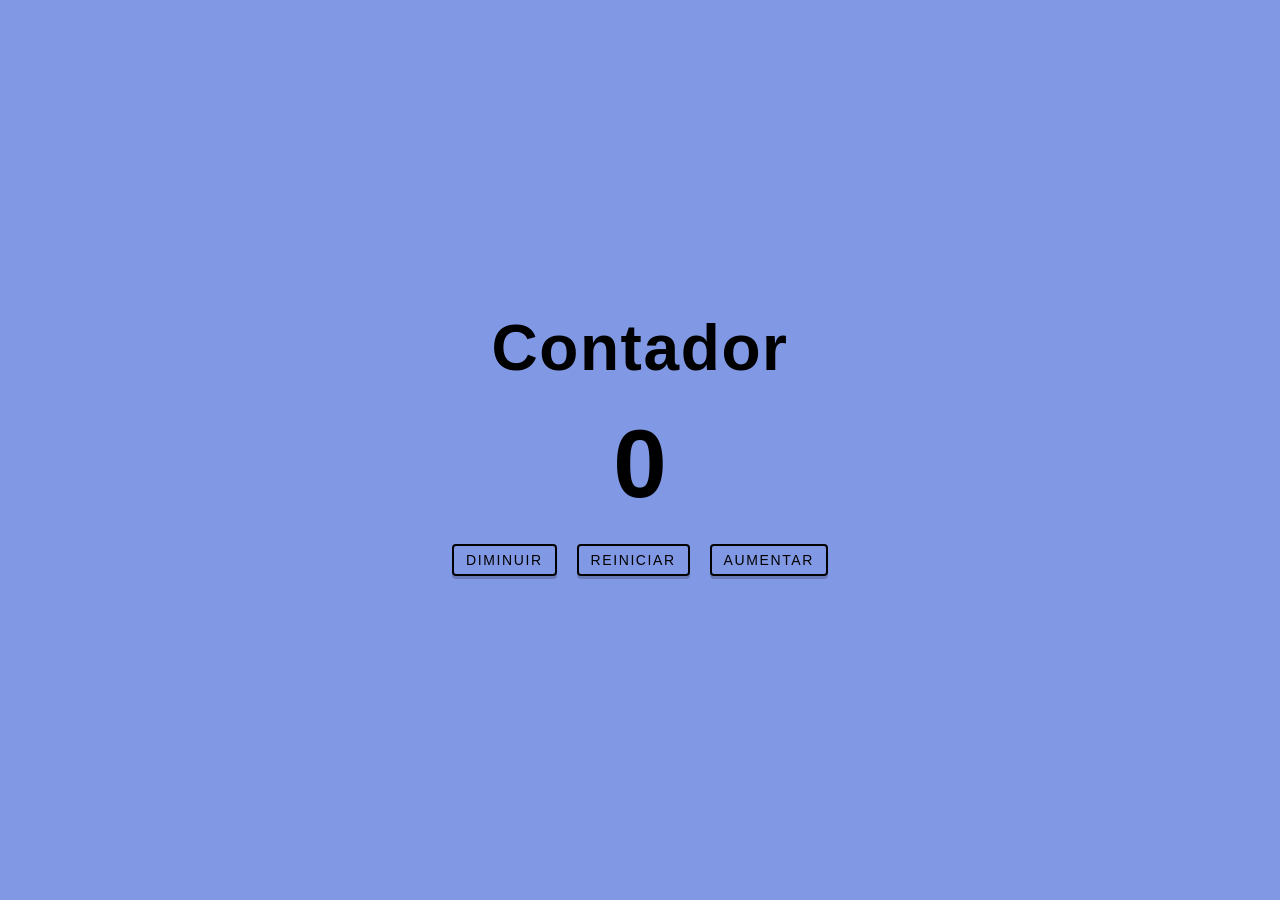
<file: Contador basico/index.html>
<!DOCTYPE html>
<html>
  <head> 
    <title>contador</title>
    <link rel="stylesheet" href="estilo.css">
  </head>
    <body> 
      <main>
         <div class="container"> 
            <h1>Contador</h1>
            <span id="valor">0</span>
            <div class="container-botoes">
                <button class="botao diminuir">Diminuir</button>
                <button class="botao reiniciar">Reiniciar</button>
                <button class="botao aumentar">Aumentar</button>
             </div>
        </div>
    </main>
    <script src="script.js"></script>
  </body>
</html>
</file>
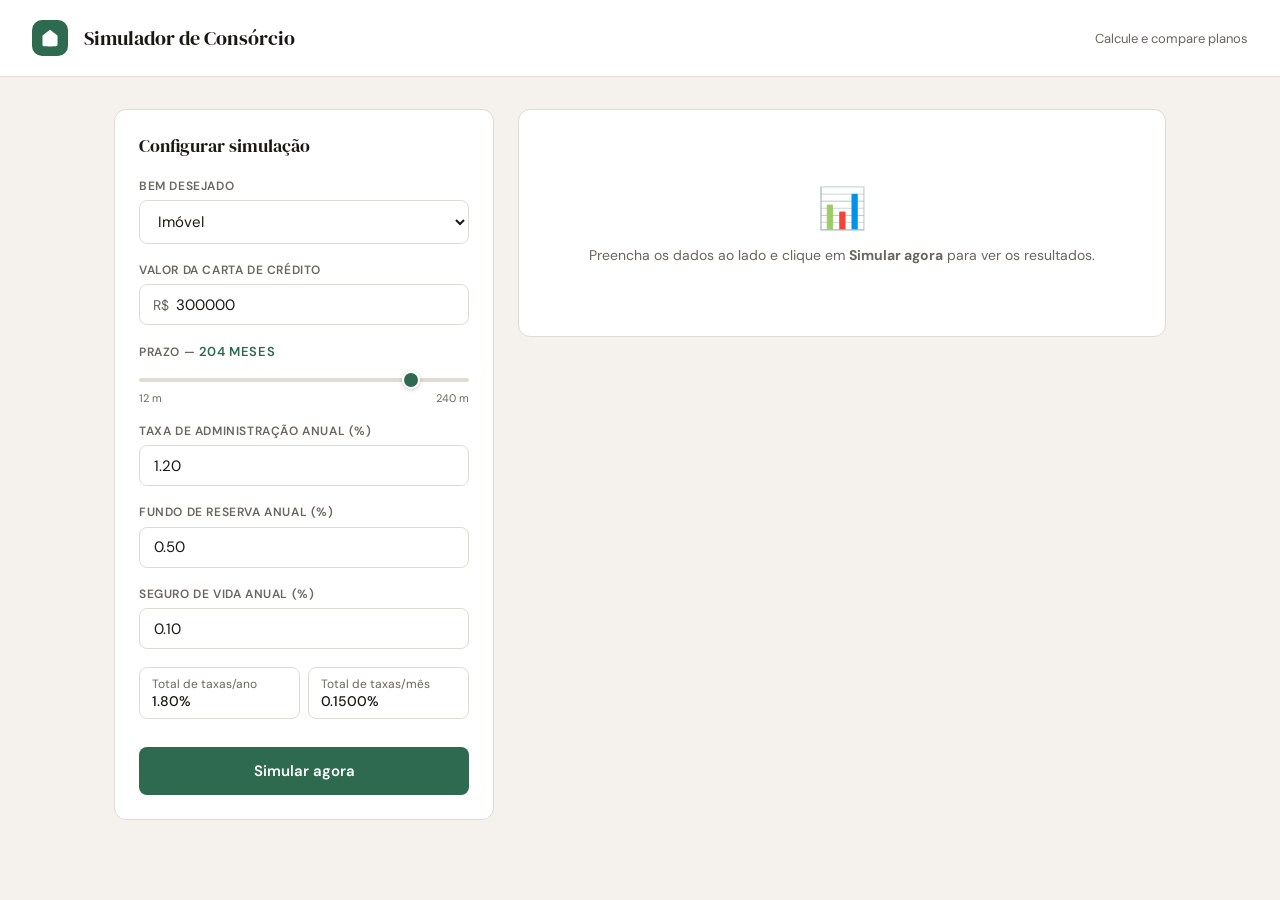
<file: simulador-consorcio/index.html>
<!DOCTYPE html>
<html lang="pt-BR">
<head>
  <meta charset="UTF-8" />
  <meta name="viewport" content="width=device-width, initial-scale=1.0" />
  <title>Simulador de Consórcio</title>
  <link href="https://fonts.googleapis.com/css2?family=DM+Serif+Display:ital@0;1&family=DM+Sans:wght@300;400;500;600&display=swap" rel="stylesheet" />
  <link rel="stylesheet" href="style.css" />
</head>
<body>

<header>
  <div class="logo-mark">
    <svg viewBox="0 0 24 24"><path d="M3 9l9-7 9 7v11a2 2 0 0 1-2 2H5a2 2 0 0 1-2-2z"/><polyline points="9 22 9 12 15 12 15 22"/></svg>
  </div>
  <h1>Simulador de Consórcio</h1>
  <span>Calcule e compare planos</span>
</header>

<div class="container">

  
  <div class="panel">
    <p class="panel-title">Configurar simulação</p>

    <div class="field">
      <label>Bem desejado</label>
      <select id="tipo" onchange="aplicarDefaults()">
        <option value="imovel">Imóvel</option>
        <option value="auto">Automóvel</option>
        <option value="moto">Motocicleta</option>
        <option value="servico">Serviço / Outros</option>
      </select>
    </div>

    <div class="field">
      <label>Valor da carta de crédito</label>
      <div class="prefix-wrap">
        <span>R$</span>
        <input type="number" id="valor" value="300000" min="5000" step="1000" oninput="sincValor()" />
      </div>
    </div>

    <div class="field">
      <label>Prazo — <span class="range-value" id="prazo-out">200 meses</span></label>
      <input type="range" id="prazo" min="12" max="240" step="12" value="200" oninput="sincPrazo()" />
      <div class="range-labels"><span>12 m</span><span>240 m</span></div>
    </div>

    <div class="field">
      <label>Taxa de administração anual (%)</label>
      <input type="number" id="taxa-adm" value="1.20" min="0.1" max="5" step="0.1" oninput="atualizarTaxaLabel()" />
    </div>

    <div class="field">
      <label>Fundo de reserva anual (%)</label>
      <input type="number" id="taxa-res" value="0.50" min="0" max="2" step="0.1" oninput="atualizarTaxaLabel()" />
    </div>

    <div class="field">
      <label>Seguro de vida anual (%)</label>
      <input type="number" id="taxa-seg" value="0.10" min="0" max="1" step="0.05" oninput="atualizarTaxaLabel()" />
    </div>

    <div class="taxa-group">
      <div class="taxa-item">Total de taxas/ano<strong id="taxa-total-label">1,80%</strong></div>
      <div class="taxa-item">Total de taxas/mês<strong id="taxa-mes-label">0,1500%</strong></div>
    </div>

    <button class="btn" onclick="simular()">Simular agora</button>
  </div>

 
  <div class="results" id="results">
    <div class="panel">
      <div class="empty">
        <div class="empty-icon">📊</div>
        <p>Preencha os dados ao lado e clique em <strong>Simular agora</strong> para ver os resultados.</p>
      </div>
    </div>
  </div>

</div>

<script src="app.js"></script>
</body>
</html>
</file>
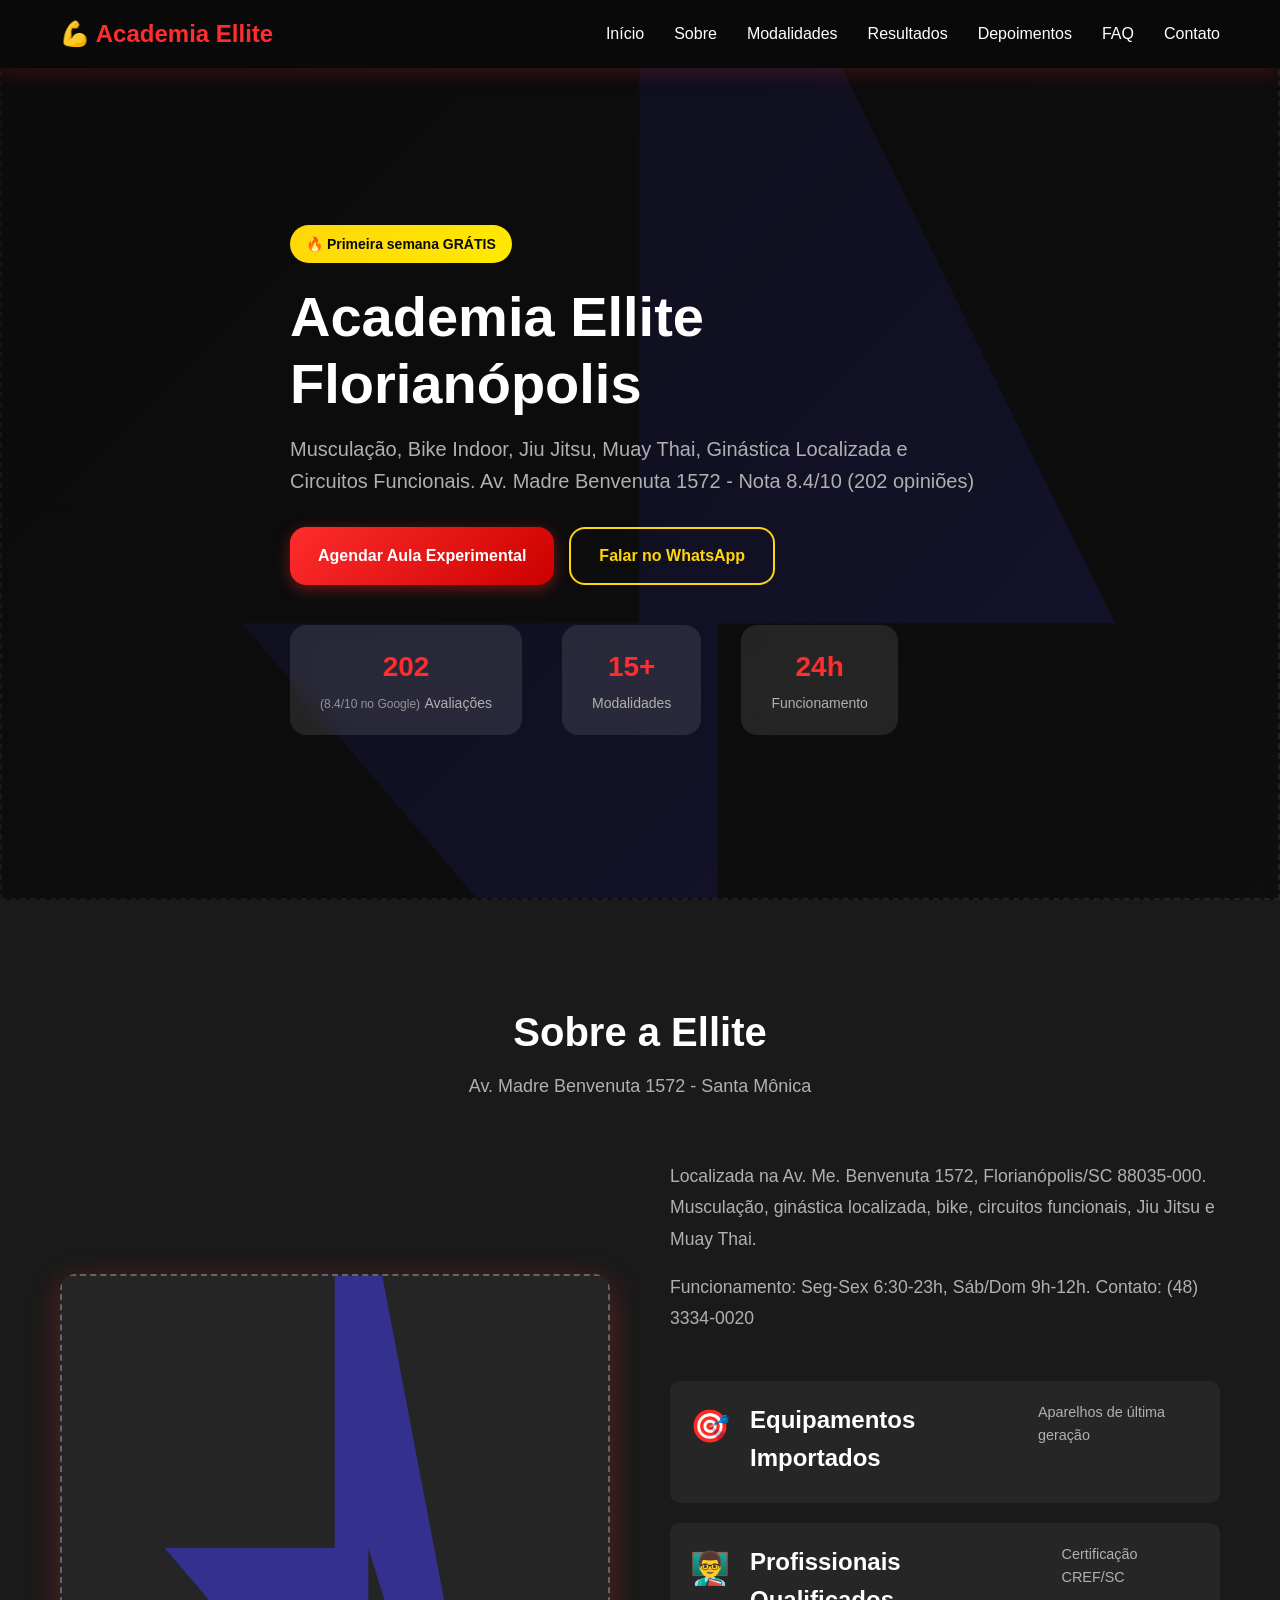
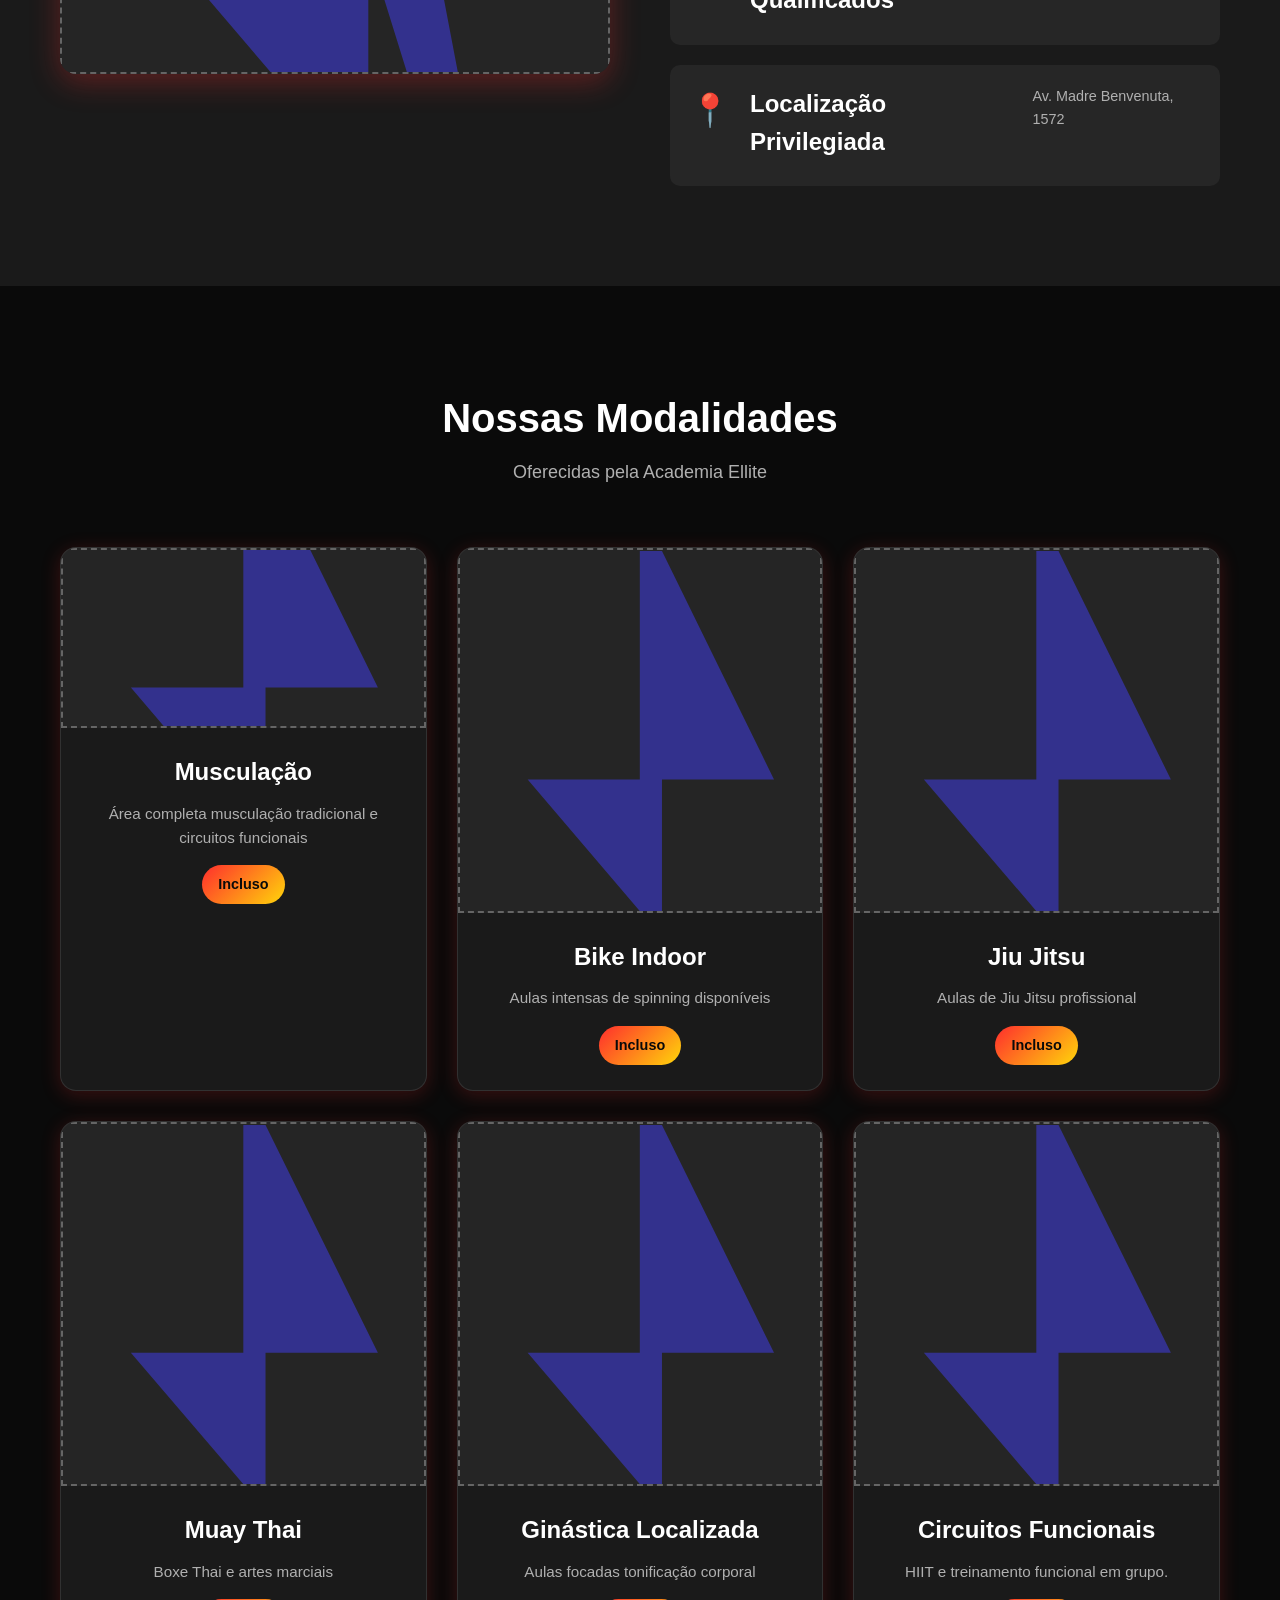
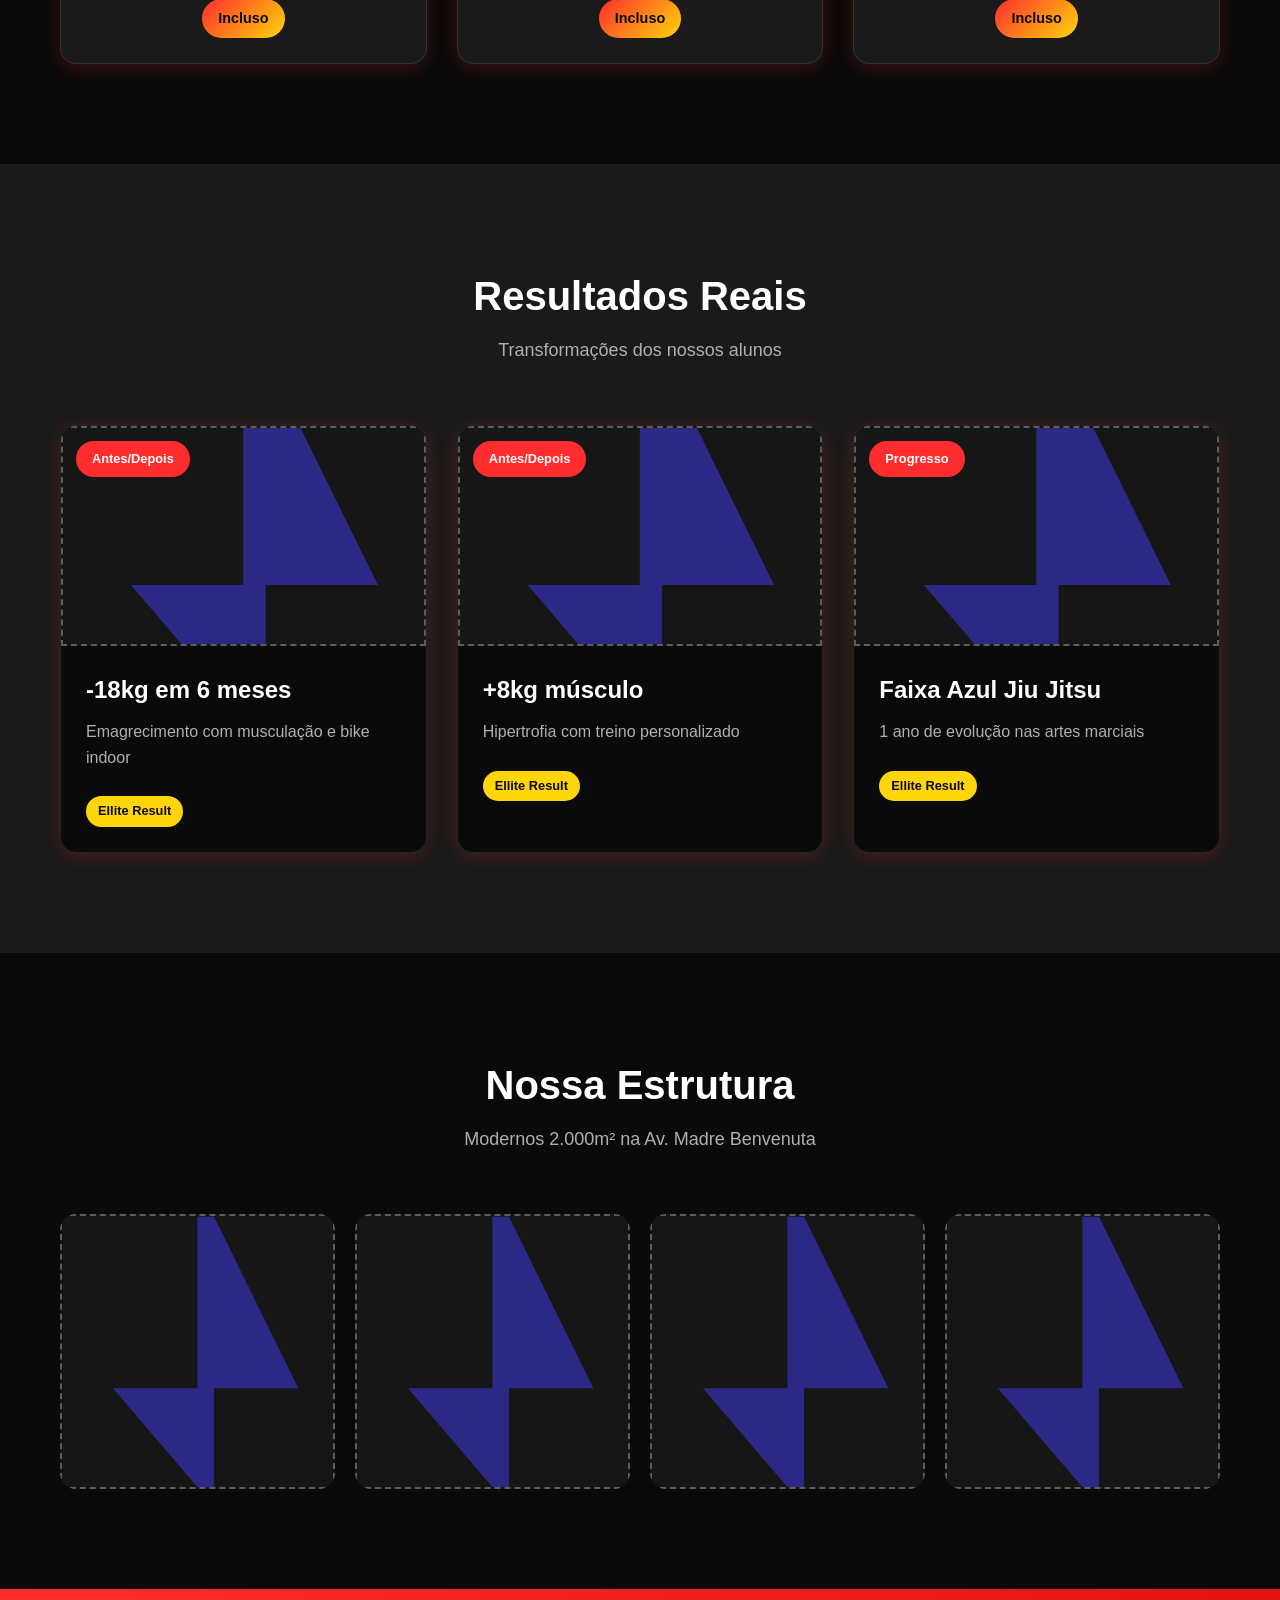
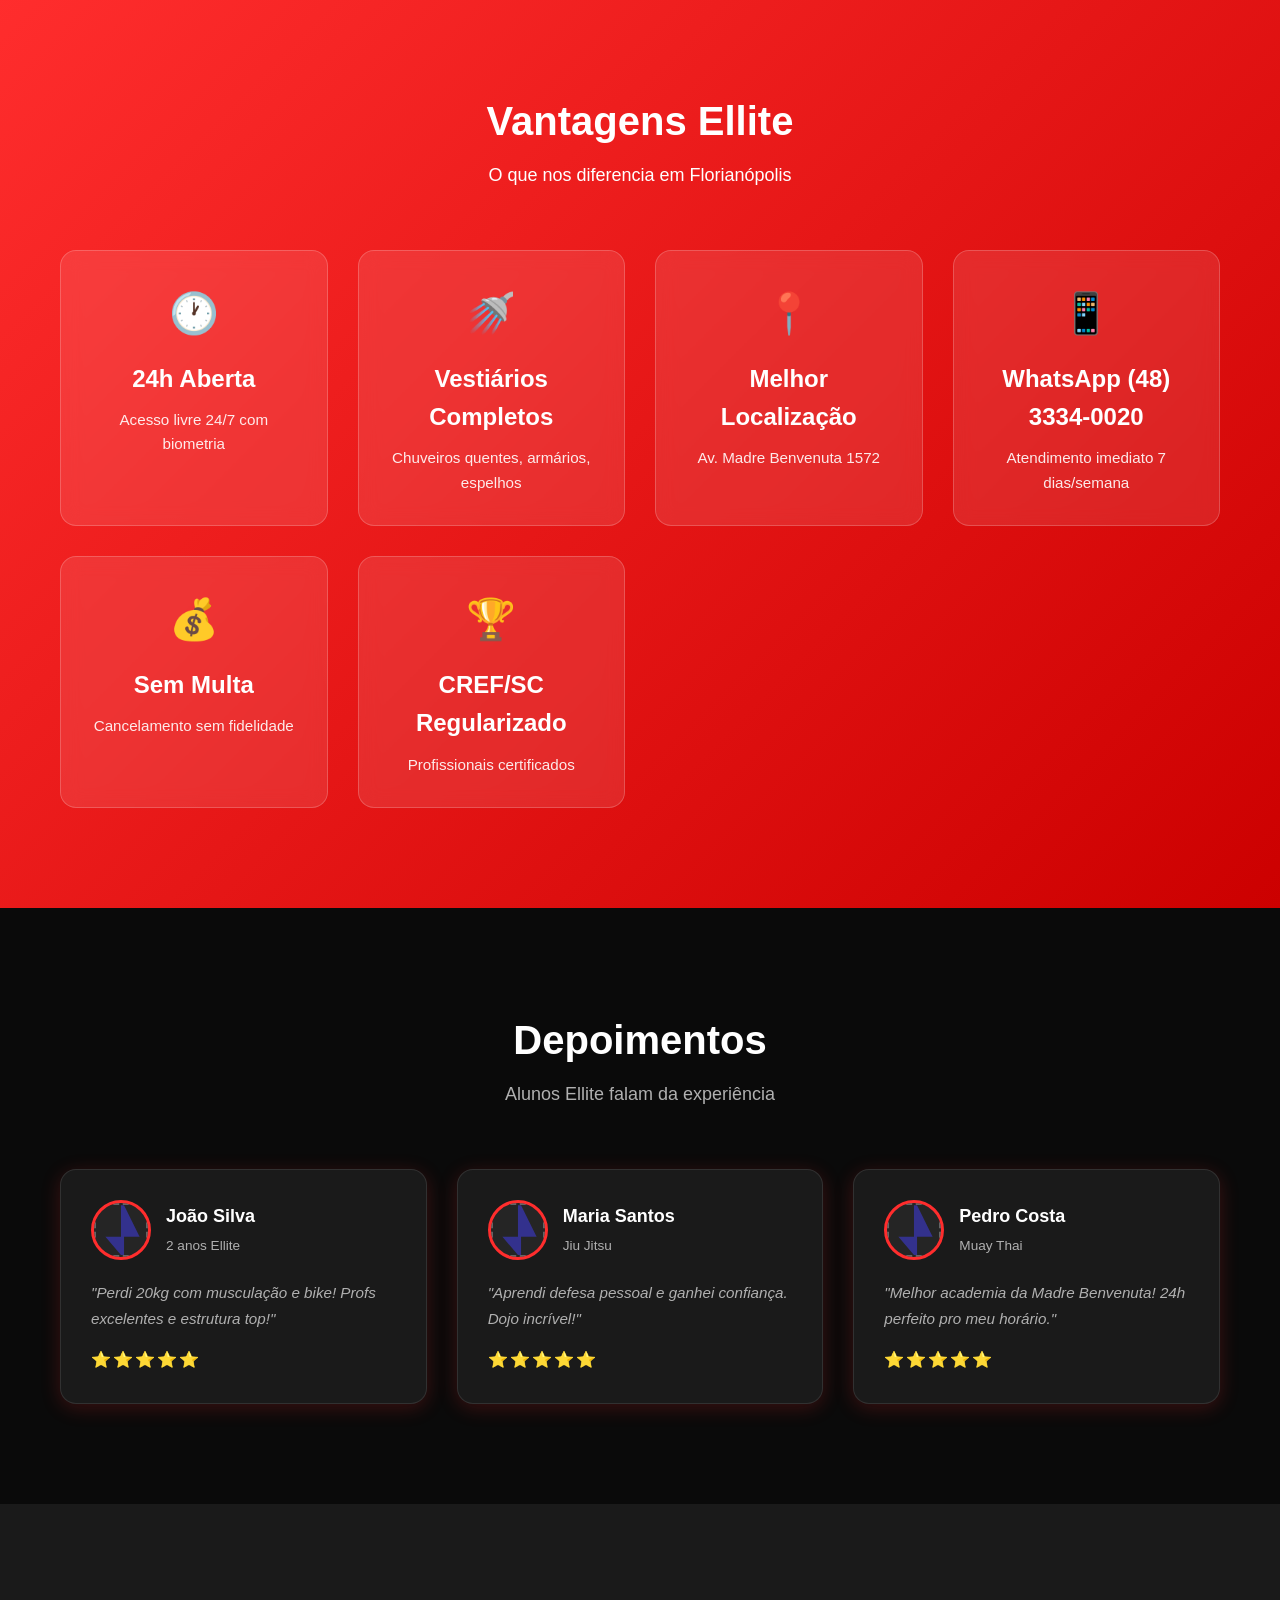
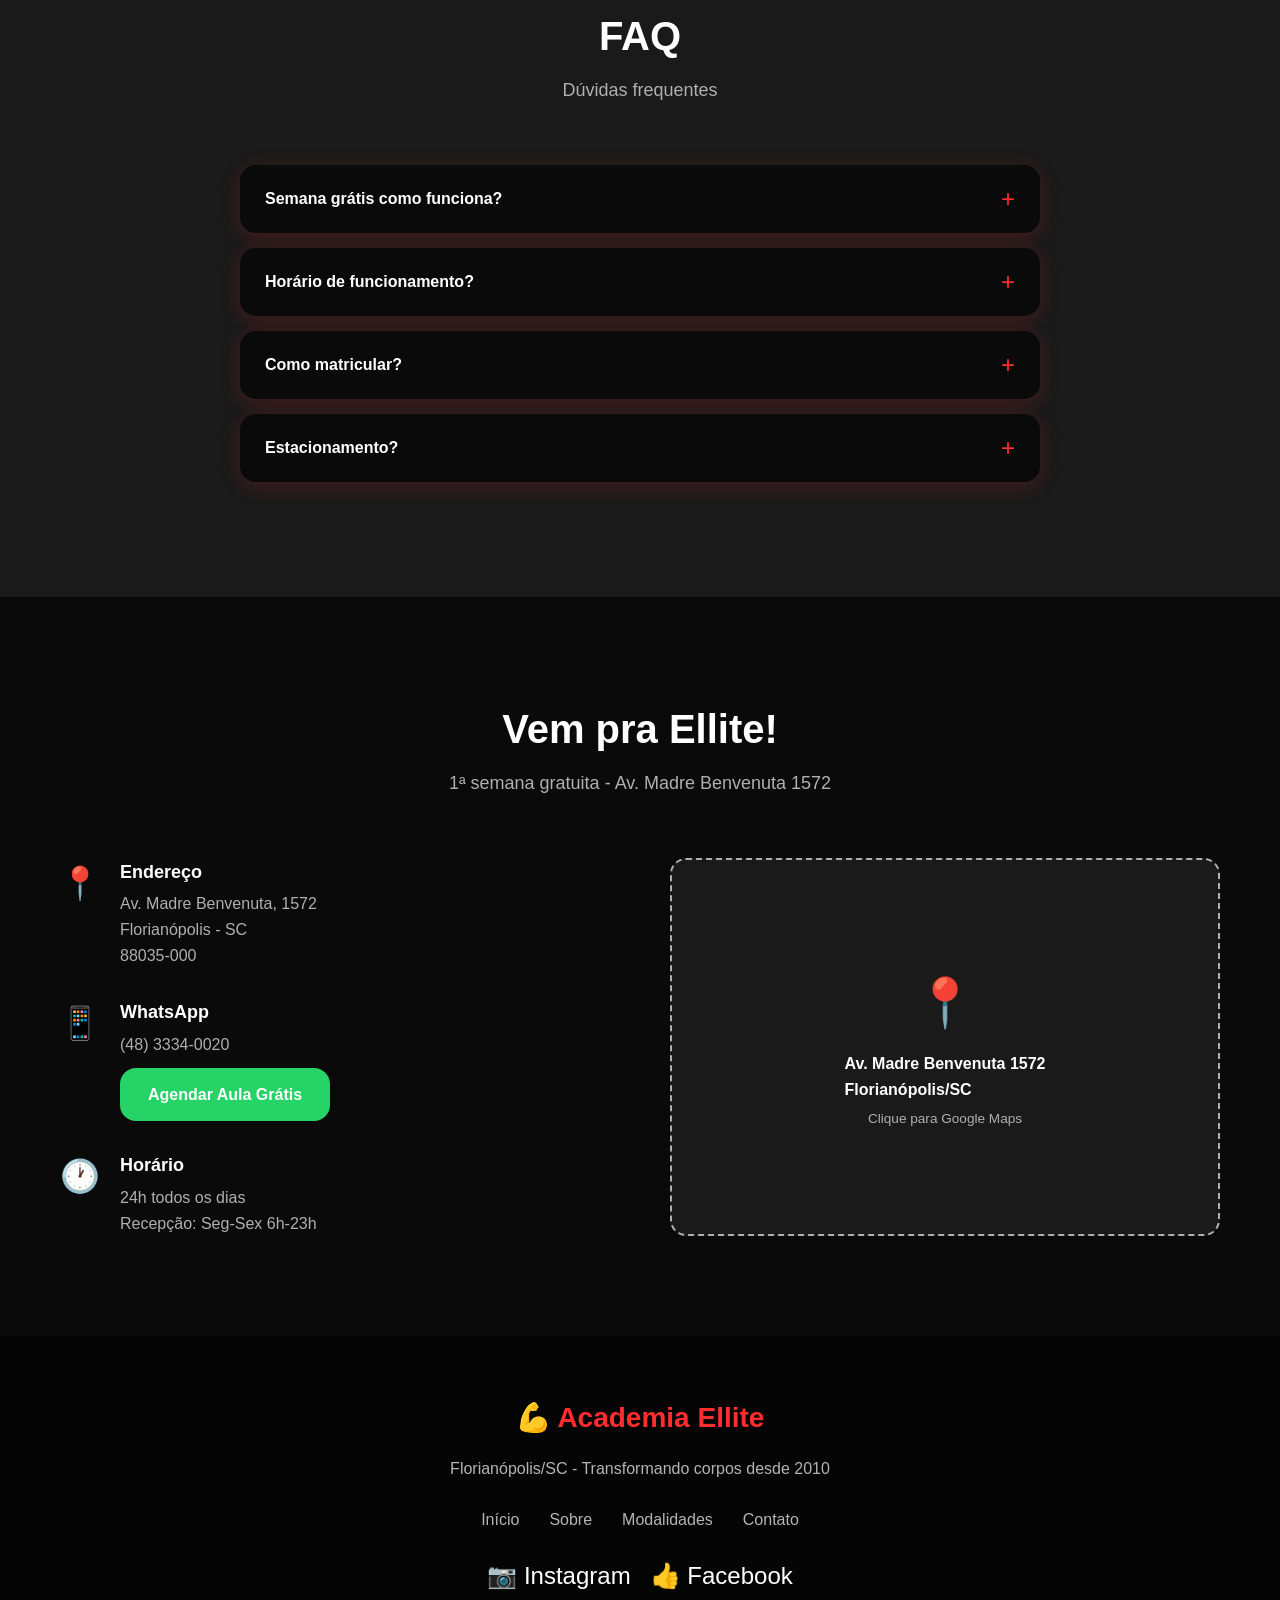
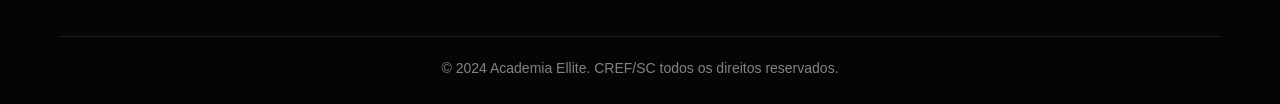
<file: Site-Academia/index.html>
<!DOCTYPE html>
<html lang="pt-BR">

<head>
    <meta charset="UTF-8">
    <meta name="viewport" content="width=device-width, initial-scale=1.0">
    <meta name="description"
        content="Academia Ellite em Florianópolis - Musculação, ginástica localizada, bike, circuitos funcionais, Jiu Jitsu e Muay Thai. Ótima localização na Av. Madre Benvenuta!">
    <title>Academia Ellite Florianópolis | Musculação Bike Jiu Jitsu Muay Thai</title>
    <link rel="stylesheet" href="style.css">
</head>

<body>
    <header class="header" id="header">
        <div class="container">
            <nav class="nav">
                <a href="#inicio" class="logo">💪 Academia Ellite</a>
                <button class="nav-toggle" id="navToggle" aria-label="Abrir menu">
                    <span></span><span></span><span></span>
                </button>
                <ul class="nav-menu" id="navMenu">
                    <li><a href="#inicio">Início</a></li>
                    <li><a href="#sobre">Sobre</a></li>
                    <li><a href="#servicos">Modalidades</a></li>
                    <li><a href="#destaques">Resultados</a></li>
                    <li><a href="#depoimentos">Depoimentos</a></li>
                    <li><a href="#faq">FAQ</a></li>
                    <li><a href="#contato">Contato</a></li>
                </ul>
            </nav>
        </div>
    </header>

    <section class="hero" id="inicio">
        <div class="hero-background">
            <img src="https://cdns3.fitfit.fitness/br/media/items/originals/5690-Academia-Ellite-cM9sz.jpg"
                alt="Fachada da Academia Ellite - Av. Madre Benvenuta 1572, Florianópolis" class="hero-bg-image"
                loading="lazy"
                onerror="this.style.opacity='0.5'; this.src='[data-uri]'">
            <div class="hero-overlay"></div>
        </div>
        <div class="container">
            <div class="hero-content">
                <div class="hero-badge">🔥 Primeira semana GRÁTIS</div>
                <h1>Academia Ellite Florianópolis</h1>
                <p class="hero-subtitle">Musculação, Bike Indoor, Jiu Jitsu, Muay Thai, Ginástica Localizada e Circuitos
                    Funcionais. Av. Madre Benvenuta 1572 - Nota 8.4/10 (202 opiniões)</p>
                <div class="hero-buttons">
                    <a href="#contato" class="btn btn-primary">Agendar Aula Experimental</a>
                    <a href="https://wa.me/554833340020" class="btn btn-secondary" target="_blank"
                        rel="noopener noreferrer">Falar no WhatsApp</a>
                </div>
                <div class="hero-stats">
                    <div class="stat">
                        <span class="stat-number">202</span><span class="stat-label"
                            style="font-size:0.75rem; opacity:0.8;"> (8.4/10 no Google)</span>
                        <span class="stat-label">Avaliações</span>
                    </div>
                    <div class="stat">
                        <span class="stat-number">15+</span>
                        <span class="stat-label">Modalidades</span>
                    </div>
                    <div class="stat">
                        <span class="stat-number">24h</span>
                        <span class="stat-label">Funcionamento</span>
                    </div>
                </div>
            </div>
        </div>
    </section>

    <section class="sobre" id="sobre">
        <div class="container">
            <div class="section-header">
                <h2>Sobre a Ellite</h2>
                <p>Av. Madre Benvenuta 1572 - Santa Mônica</p>
            </div>
            <div class="sobre-content">
                <div class="sobre-image">
                    <img src="https://cdns3.fitfit.fitness/br/media/items/originals/5690-Academia-Ellite-cM9sz.jpg"
                        alt="Interior da Academia Ellite Florianópolis" class="sobre-img" loading="lazy"
                        onerror="this.style.opacity='0.5'; this.src='[data-uri]'">
                </div>
                <div class="sobre-text-content">
                    <div class="sobre-text">
                        <p>Localizada na Av. Me. Benvenuta 1572, Florianópolis/SC 88035-000. Musculação, ginástica
                            localizada, bike, circuitos funcionais, Jiu Jitsu e Muay Thai.</p>
                        <p>Funcionamento: Seg-Sex 6:30-23h, Sáb/Dom 9h-12h. Contato: (48) 3334-0020</p>
                    </div>
                    <div class="sobre-features">
                        <div class="feature">
                            <div class="feature-icon">🎯</div>
                            <h3>Equipamentos Importados</h3>
                            <p>Aparelhos de última geração</p>
                        </div>
                        <div class="feature">
                            <div class="feature-icon">👨‍🏫</div>
                            <h3>Profissionais Qualificados</h3>
                            <p>Certificação CREF/SC</p>
                        </div>
                        <div class="feature">
                            <div class="feature-icon">📍</div>
                            <h3>Localização Privilegiada</h3>
                            <p>Av. Madre Benvenuta, 1572</p>
                        </div>
                    </div>
                </div>
            </div>
        </div>
    </section>

    <section class="servicos" id="servicos">
        <div class="container">
            <div class="section-header">
                <h2>Nossas Modalidades</h2>
                <p>Oferecidas pela Academia Ellite</p>
            </div>
            <div class="servicos-grid">
                <div class="servico-card">
                    <div class="servico-image">
                        <img src="https://images.unsplash.com/photo-1581009146145-b5ef050c149a?w=400&q=80"
                            alt="Musculação na Academia Ellite" loading="lazy"
                            onerror="this.style.opacity='0.5'; this.src='[data-uri]'">
                    </div>
                    <div class="servico-content">
                        <h3>Musculação</h3>
                        <p>Área completa musculação tradicional e circuitos funcionais</p>
                        <span class="preco">Incluso</span>
                    </div>
                </div>
                <div class="servico-card">
                    <img src="https://images.unsplash.com/photo-1520877880798-5ee004e3f11e?w=400&q=80"
                        alt="Bike Indoor Ellite" loading="lazy"
                        onerror="this.style.opacity='0.5'; this.src='[data-uri]'">
                    <div class="servico-content">
                        <h3>Bike Indoor</h3>
                        <p>Aulas intensas de spinning disponíveis</p>
                        <span class="preco">Incluso</span>
                    </div>
                </div>
                <div class="servico-card">
                    <img src="https://images.unsplash.com/photo-1549719386-74dfcbf7dbed?w=400&q=80"
                        alt="Jiu Jitsu na Ellite" loading="lazy"
                        onerror="this.style.opacity='0.5'; this.src='[data-uri]'">
                    <div class="servico-content">
                        <h3>Jiu Jitsu</h3>
                        <p>Aulas de Jiu Jitsu profissional</p>
                        <span class="preco">Incluso</span>
                    </div>
                </div>
                <div class="servico-card">
                    <img src="https://images.unsplash.com/photo-1544367567-0f2fcb009e0b?w=400&q=80"
                        alt="Muay Thai Ellite" loading="lazy"
                        onerror="this.style.opacity='0.5'; this.src='[data-uri]'">
                    <div class="servico-content">
                        <h3>Muay Thai</h3>
                        <p>Boxe Thai e artes marciais</p>
                        <span class="preco">Incluso</span>
                    </div>
                </div>
                <div class="servico-card">
                    <img src="https://images.unsplash.com/photo-1538805060514-97d9cc17730c?w=400&q=80"
                        alt="Ginástica Localizada Ellite" loading="lazy"
                        onerror="this.style.opacity='0.5'; this.src='[data-uri]'">
                    <div class="servico-content">
                        <h3>Ginástica Localizada</h3>
                        <p>Aulas focadas tonificação corporal</p>
                        <span class="preco">Incluso</span>
                    </div>
                </div>
                <div class="servico-card">
                    <img src="https://images.unsplash.com/photo-1476480862126-209bfaa8edc8?w=400&q=80"
                        alt="Circuitos Funcionais Ellite" loading="lazy"
                        onerror="this.style.opacity='0.5'; this.src='[data-uri]'">
                    <div class="servico-content">
                        <h3>Circuitos Funcionais</h3>
                        <p>HIIT e treinamento funcional em grupo.</p>
                        <span class="preco">Incluso</span>
                    </div>
                </div>
            </div>
        </div>
    </section>

    <section class="destaques" id="destaques">
        <div class="container">
            <div class="section-header">
                <h2>Resultados Reais</h2>
                <p>Transformações dos nossos alunos</p>
            </div>
            <div class="destaques-grid">
                <div class="destaque-card">
                    <div class="destaque-image">
                        <img src="https://images.unsplash.com/photo-1583454110551-21f2fa2afe61?w=400&q=80"
                            alt="Transformação corporal Ellite" loading="lazy"
                            onerror="this.style.opacity='0.5'; this.src='[data-uri]'">
                        <span class="destaque-tag">Antes/Depois</span>
                    </div>
                    <div class="destaque-content">
                        <h3>-18kg em 6 meses</h3>
                        <p>Emagrecimento com musculação e bike indoor</p>
                        <span class="destaque-badge">Ellite Result</span>
                    </div>
                </div>
                <div class="destaque-card">
                    <div class="destaque-image">
                        <img src="https://images.unsplash.com/photo-1581009137042-c552e485697a?w=400&q=80"
                            alt="Ganho muscular Ellite" loading="lazy"
                            onerror="this.style.opacity='0.5'; this.src='[data-uri]'">
                        <span class="destaque-tag">Antes/Depois</span>
                    </div>
                    <div class="destaque-content">
                        <h3>+8kg músculo</h3>
                        <p>Hipertrofia com treino personalizado</p>
                        <span class="destaque-badge">Ellite Result</span>
                    </div>
                </div>
                <div class="destaque-card">
                    <div class="destaque-image">
                        <img src="https://images.unsplash.com/photo-1550345332-09e3ac987658?w=400&q=80"
                            alt="Faixa Jiu Jitsu Ellite" loading="lazy"
                            onerror="this.style.opacity='0.5'; this.src='[data-uri]'">
                        <span class="destaque-tag">Progresso</span>
                    </div>
                    <div class="destaque-content">
                        <h3>Faixa Azul Jiu Jitsu</h3>
                        <p>1 ano de evolução nas artes marciais</p>
                        <span class="destaque-badge">Ellite Result</span>
                    </div>
                </div>
            </div>
        </div>
    </section>

    <section class="galeria">
        <div class="container">
            <div class="section-header">
                <h2>Nossa Estrutura</h2>
                <p>Modernos 2.000m² na Av. Madre Benvenuta</p>
            </div>
            <div class="galeria-grid">
                <div class="galeria-item">
                    <img src="https://images.unsplash.com/photo-1540497077202-7c8a3999166f?w=600&q=80"
                        alt="Sala de musculação Ellite" loading="lazy"
                        onerror="this.style.opacity='0.5'; this.src='[data-uri]'">
                </div>
                <div class="galeria-item">
                    <img src="https://images.unsplash.com/photo-1593079831268-3381b0db4a77?w=600&q=80"
                        alt="Sala de bike Ellite" loading="lazy"
                        onerror="this.style.opacity='0.5'; this.src='[data-uri]'">
                </div>
                <div class="galeria-item">
                    <img src="https://images.unsplash.com/photo-1558611848-73f7eb4001a1?w=600&q=80"
                        alt="Dojo de Jiu Jitsu Ellite" loading="lazy"
                        onerror="this.style.opacity='0.5'; this.src='[data-uri]'">
                </div>
                <div class="galeria-item">
                    <img src="https://images.unsplash.com/photo-1571902943202-507ec2618e8f?w=600&q=80"
                        alt="Equipamentos Ellite" loading="lazy"
                        onerror="this.style.opacity='0.5'; this.src='[data-uri]'">
                </div>
            </div>
        </div>
    </section>

    <section class="beneficios">
        <div class="container">
            <div class="section-header">
                <h2>Vantagens Ellite</h2>
                <p>O que nos diferencia em Florianópolis</p>
            </div>
            <div class="beneficios-grid">
                <div class="beneficio-card">
                    <div class="beneficio-icon">🕐</div>
                    <h3>24h Aberta</h3>
                    <p>Acesso livre 24/7 com biometria</p>
                </div>
                <div class="beneficio-card">
                    <div class="beneficio-icon">🚿</div>
                    <h3>Vestiários Completos</h3>
                    <p>Chuveiros quentes, armários, espelhos</p>
                </div>
                <div class="beneficio-card">
                    <div class="beneficio-icon">📍</div>
                    <h3>Melhor Localização</h3>
                    <p>Av. Madre Benvenuta 1572</p>
                </div>
                <div class="beneficio-card">
                    <div class="beneficio-icon">📱</div>
                    <h3>WhatsApp (48) 3334-0020</h3>
                    <p>Atendimento imediato 7 dias/semana</p>
                </div>
                <div class="beneficio-card">
                    <div class="beneficio-icon">💰</div>
                    <h3>Sem Multa</h3>
                    <p>Cancelamento sem fidelidade</p>
                </div>
                <div class="beneficio-card">
                    <div class="beneficio-icon">🏆</div>
                    <h3>CREF/SC Regularizado</h3>
                    <p>Profissionais certificados</p>
                </div>
            </div>
        </div>
    </section>

    <section class="depoimentos" id="depoimentos">
        <div class="container">
            <div class="section-header">
                <h2>Depoimentos</h2>
                <p>Alunos Ellite falam da experiência</p>
            </div>
            <div class="depoimentos-grid">
                <div class="depoimento-card">
                    <div class="depoimento-header">
                        <div class="avatar">
                            <img src="https://images.unsplash.com/photo-1507003211169-0a1dd7228f2d?w=100&q=80"
                                alt="Aluno Ellite" loading="lazy"
                                onerror="this.style.opacity='0.5'; this.src='[data-uri]'">
                        </div>
                        <div class="depoimento-info">
                            <h4>João Silva</h4>
                            <span>2 anos Ellite</span>
                        </div>
                    </div>
                    <p>"Perdi 20kg com musculação e bike! Profs excelentes e estrutura top!"</p>
                    <div class="depoimento-stars">⭐⭐⭐⭐⭐</div>
                </div>
                <div class="depoimento-card">
                    <div class="depoimento-header">
                        <div class="avatar">
                            <img src="https://images.unsplash.com/photo-1494790108377-be9c29b29330?w=100&q=80"
                                alt="Aluna Ellite" loading="lazy"
                                onerror="this.style.opacity='0.5'; this.src='[data-uri]'">
                        </div>
                        <div class="depoimento-info">
                            <h4>Maria Santos</h4>
                            <span>Jiu Jitsu</span>
                        </div>
                    </div>
                    <p>"Aprendi defesa pessoal e ganhei confiança. Dojo incrível!"</p>
                    <div class="depoimento-stars">⭐⭐⭐⭐⭐</div>
                </div>
                <div class="depoimento-card">
                    <div class="depoimento-header">
                        <div class="avatar">
                            <img src="https://images.unsplash.com/photo-1500648767791-00dcc994a43e?w=100&q=80"
                                alt="Aluno Ellite" loading="lazy"
                                onerror="this.style.opacity='0.5'; this.src='[data-uri]'">
                        </div>
                        <div class="depoimento-info">
                            <h4>Pedro Costa</h4>
                            <span>Muay Thai</span>
                        </div>
                    </div>
                    <p>"Melhor academia da Madre Benvenuta! 24h perfeito pro meu horário."</p>
                    <div class="depoimento-stars">⭐⭐⭐⭐⭐</div>
                </div>
            </div>
        </div>
    </section>

    <section class="faq" id="faq">
        <div class="container">
            <div class="section-header">
                <h2>FAQ</h2>
                <p>Dúvidas frequentes</p>
            </div>
            <div class="faq-list">
                <div class="faq-item">
                    <button class="faq-question">Semana grátis como funciona?<span class="faq-icon">+</span></button>
                    <div class="faq-answer">
                        <p>7 dias experimentais ilimitados. WhatsApp (48) 3334-0020 para agendar.</p>
                    </div>
                </div>
                <div class="faq-item">
                    <button class="faq-question">Horário de funcionamento?<span class="faq-icon">+</span></button>
                    <div class="faq-answer">
                        <p>24 horas todos os dias. Recepção Seg-Sex 6h-23h, Sáb/Dom 9h-12h.</p>
                    </div>
                </div>
                <div class="faq-item">
                    <button class="faq-question">Como matricular?<span class="faq-icon">+</span></button>
                    <div class="faq-answer">
                        <p>WhatsApp ou presencial. 1ª semana grátis. Planos sem fidelidade.</p>
                    </div>
                </div>
                <div class="faq-item">
                    <button class="faq-question">Estacionamento?<span class="faq-icon">+</span></button>
                    <div class="faq-answer">
                        <p>Vagas na rua e próximas. Academia no térreo fácil acesso.</p>
                    </div>
                </div>
            </div>
        </div>
    </section>

    <section class="contato" id="contato">
        <div class="container">
            <div class="section-header">
                <h2>Vem pra Ellite!</h2>
                <p>1ª semana gratuita - Av. Madre Benvenuta 1572</p>
            </div>
            <div class="contato-content">
                <div class="contato-info">
                    <div class="info-item">
                        <div class="info-icon">📍</div>
                        <div>
                            <h4>Endereço</h4>
                            <p>Av. Madre Benvenuta, 1572<br>Florianópolis - SC<br>88035-000</p>
                        </div>
                    </div>
                    <div class="info-item">
                        <div class="info-icon">📱</div>
                        <div>
                            <h4>WhatsApp</h4>
                            <p>(48) 3334-0020</p>
                            <a href="https://wa.me/554833340020" class="btn btn-whatsapp" target="_blank"
                                rel="noopener noreferrer">Agendar Aula Grátis</a>
                        </div>
                    </div>
                    <div class="info-item">
                        <div class="info-icon">🕐</div>
                        <div>
                            <h4>Horário</h4>
                            <p>24h todos os dias<br>Recepção: Seg-Sex 6h-23h</p>
                        </div>
                    </div>
                </div>
                <div class="contato-mapa">
                    <div class="mapa-placeholder">
                        <div class="mapa-pin">📍</div>
                        <p>Av. Madre Benvenuta 1572<br>Florianópolis/SC</p>
                        <span>Clique para Google Maps</span>
                    </div>
                </div>
            </div>
        </div>
    </section>

    <div id="ai-agent-container" class="ai-agent-area"></div>

    <footer class="footer">
        <div class="container">
            <div class="footer-content">
                <div class="footer-logo">💪 Academia Ellite</div>
                <p>Florianópolis/SC - Transformando corpos desde 2010</p>
                <div class="footer-links">
                    <a href="#inicio">Início</a>
                    <a href="#sobre">Sobre</a>
                    <a href="#servicos">Modalidades</a>
                    <a href="#contato">Contato</a>
                </div>
                <div class="footer-social">
                    <a href="#">📷 Instagram</a>
                    <a href="#">👍 Facebook</a>
                </div>
            </div>
            <div class="footer-bottom">
                <p>&copy; 2024 Academia Ellite. CREF/SC todos os direitos reservados.</p>
            </div>
        </div>
    </footer>

    <script src="script.js"></script>
</body>

</html>
</file>
<file: Contador basico/estilo.css>
* { 
    margin: 0;
    padding: 0;
    box-sizing: border-box;

}

body{ 
    font-family: "open sans", sans-serif;
    background-color: rgb(129, 152, 228);
    line-height: 1.5;
    font-size: 0.875rem;


    
}

h1{
     letter-spacing: 0.1rem;
     text-transform: capitalize;
     line-height: 1.25;
     margin-bottom: 0.75rem;
    font-family: 'Franklin Gothic Medium', 'Arial Narrow', Arial, sans-serif;

}

@media screen and (min-width: 800px) {

      h1 {
        font-size: 4rem;
        line-height: 1;
      }

}
 main{ 
    min-height: 100vh;
    display: grid;
    place-items: center;
    
 }
     
    
.container{ 
    text-align: center;

}

#valor { 
    font-size: 6rem;
    font-weight: bold;

}

.botao{
    text-transform: uppercase;
    background: transparent;
    color: black;
    padding: 0.375rem 0.75rem;
    letter-spacing: 0.1rem;
    display: inline-block;
    transition: all 0.3s linear;
    font-size: 0.875rem;
    border: 2px solid black;
    cursor: pointer;
    box-shadow: 0.1px 3px rgba(0, 0, 0, 0.2);
    border-radius: 0.25rem;
    margin: 0.5rem;


}

.botao:hover{
     
    color : white;
    background: black;
    

}
</file>
<file: simulador-consorcio/style.css>
:root {
  --bg: #f5f2ee;
  --surface: #ffffff;
  --surface2: #f0ede8;
  --border: #e0dbd3;
  --text: #1a1714;
  --text-muted: #6b6560;
  --accent: #2d6a4f;
  --accent-light: #e8f4ef;
  --accent2: #c77c3a;
  --accent2-light: #fdf0e3;
  --danger: #b94040;
  --radius: 12px;
  --radius-sm: 8px;
}

* { box-sizing: border-box; margin: 0; padding: 0; }

body {
  font-family: 'DM Sans', sans-serif;
  background: var(--bg);
  color: var(--text);
  min-height: 100vh;
  font-size: 15px;
}


header {
  background: var(--surface);
  border-bottom: 1px solid var(--border);
  padding: 1.25rem 2rem;
  display: flex;
  align-items: center;
  gap: 1rem;
  position: sticky;
  top: 0;
  z-index: 10;
}
.logo-mark {
  width: 36px; height: 36px;
  background: var(--accent);
  border-radius: 10px;
  display: flex; align-items: center; justify-content: center;
}
.logo-mark svg { width: 20px; height: 20px; fill: #fff; }
header h1 {
  font-family: 'DM Serif Display', serif;
  font-size: 1.25rem;
  font-weight: 400;
  color: var(--text);
}
header span { font-size: 13px; color: var(--text-muted); margin-left: auto; }


.container {
  max-width: 1100px;
  margin: 0 auto;
  padding: 2rem 1.5rem;
  display: grid;
  grid-template-columns: 380px 1fr;
  gap: 1.5rem;
  align-items: start;
}


.panel {
  background: var(--surface);
  border: 1px solid var(--border);
  border-radius: var(--radius);
  padding: 1.5rem;
}
.panel-title {
  font-family: 'DM Serif Display', serif;
  font-size: 1.1rem;
  font-weight: 400;
  margin-bottom: 1.25rem;
  color: var(--text);
}

.field { margin-bottom: 1.125rem; }
label {
  display: block;
  font-size: 12px;
  font-weight: 600;
  color: var(--text-muted);
  text-transform: uppercase;
  letter-spacing: 0.05em;
  margin-bottom: 0.4rem;
}
input[type="number"], select {
  width: 100%;
  padding: 0.6rem 0.875rem;
  border: 1px solid var(--border);
  border-radius: var(--radius-sm);
  background: var(--surface);
  color: var(--text);
  font-family: 'DM Sans', sans-serif;
  font-size: 15px;
  outline: none;
  transition: border-color 0.15s;
}
input[type="number"]:focus, select:focus {
  border-color: var(--accent);
  box-shadow: 0 0 0 3px rgba(45,106,79,0.1);
}
.prefix-wrap { position: relative; }
.prefix-wrap span {
  position: absolute;
  left: 0.875rem;
  top: 50%;
  transform: translateY(-50%);
  color: var(--text-muted);
  font-size: 14px;
  pointer-events: none;
}
.prefix-wrap input { padding-left: 2.25rem; }


input[type="range"] {
  width: 100%;
  -webkit-appearance: none;
  height: 4px;
  border-radius: 2px;
  background: var(--border);
  outline: none;
  cursor: pointer;
}
input[type="range"]::-webkit-slider-thumb {
  -webkit-appearance: none;
  width: 18px; height: 18px;
  border-radius: 50%;
  background: var(--accent);
  border: 2px solid #fff;
  box-shadow: 0 1px 4px rgba(0,0,0,0.2);
}
.range-labels {
  display: flex; justify-content: space-between;
  font-size: 11px; color: var(--text-muted);
  margin-top: 4px;
}
.range-value {
  font-size: 13px; font-weight: 600;
  color: var(--accent);
}

.taxa-group { display: grid; grid-template-columns: 1fr 1fr; gap: 8px; margin-bottom: 1.25rem; }
.taxa-item {
  padding: 0.5rem 0.75rem;
  border: 1px solid var(--border);
  border-radius: var(--radius-sm);
  font-size: 12px;
  color: var(--text-muted);
}
.taxa-item strong { display: block; font-size: 14px; color: var(--text); font-weight: 500; }


.btn {
  width: 100%;
  padding: 0.875rem;
  background: var(--accent);
  color: #fff;
  border: none;
  border-radius: var(--radius-sm);
  font-family: 'DM Sans', sans-serif;
  font-size: 15px;
  font-weight: 600;
  cursor: pointer;
  margin-top: 0.5rem;
  transition: background 0.15s, transform 0.1s;
}
.btn:hover { background: #235c3f; }
.btn:active { transform: scale(0.98); }

.results { display: flex; flex-direction: column; gap: 1.25rem; }

.metrics-grid {
  display: grid;
  grid-template-columns: repeat(3, 1fr);
  gap: 10px;
}
.metric {
  background: var(--surface);
  border: 1px solid var(--border);
  border-radius: var(--radius-sm);
  padding: 1rem;
}
.metric-label { font-size: 11px; font-weight: 600; color: var(--text-muted); text-transform: uppercase; letter-spacing: 0.05em; margin-bottom: 4px; }
.metric-value { font-family: 'DM Serif Display', serif; font-size: 1.45rem; font-weight: 400; color: var(--text); }
.metric-value.accent  { color: var(--accent); }
.metric-value.accent2 { color: var(--accent2); }
.metric-value.danger  { color: var(--danger); }
.metric-sub { font-size: 11px; color: var(--text-muted); margin-top: 2px; }

.plan-section-title {
  font-family: 'DM Serif Display', serif;
  font-size: 1.1rem;
  font-weight: 400;
  margin-bottom: 1rem;
}
.plan-table { width: 100%; border-collapse: collapse; }
.plan-table th {
  font-size: 11px; font-weight: 600;
  color: var(--text-muted);
  text-transform: uppercase; letter-spacing: 0.05em;
  text-align: left;
  padding: 0.5rem 0.75rem;
  border-bottom: 1px solid var(--border);
  background: var(--surface2);
}
.plan-table th:first-child { border-radius: var(--radius-sm) 0 0 0; }
.plan-table th:last-child  { border-radius: 0 var(--radius-sm) 0 0; }
.plan-table td {
  padding: 0.75rem 0.75rem;
  font-size: 14px;
  border-bottom: 1px solid var(--border);
  color: var(--text);
}
.plan-table tr:last-child td { border-bottom: none; }
.plan-table tr { transition: background 0.12s; }
.plan-table tr:hover td { background: var(--accent-light); }
.plan-table tr.best td:first-child { border-left: 3px solid var(--accent); }

.badge {
  display: inline-block;
  padding: 2px 8px;
  border-radius: 20px;
  font-size: 11px;
  font-weight: 600;
}
.badge-green { background: var(--accent-light); color: var(--accent); }
.badge-amber { background: var(--accent2-light); color: var(--accent2); }
.badge-gray  { background: var(--surface2); color: var(--text-muted); }

.chart-wrap {
  display: flex;
  align-items: flex-end;
  gap: 6px;
  height: 200px;
  padding: 0.5rem 0 0;
}
.bar-group { flex: 1; display: flex; flex-direction: column; align-items: center; gap: 4px; }
.bar-stack { width: 100%; display: flex; flex-direction: column-reverse; border-radius: 6px 6px 0 0; overflow: hidden; }
.bar-seg { transition: height 0.4s ease; }
.bar-seg.principal { background: var(--accent); }
.bar-seg.taxa { background: var(--accent2); opacity: 0.8; }
.bar-label { font-size: 11px; color: var(--text-muted); text-align: center; white-space: nowrap; }
.chart-legend {
  display: flex; gap: 1rem; justify-content: center;
  margin-top: 0.75rem; font-size: 12px; color: var(--text-muted);
}
.chart-legend span { display: flex; align-items: center; gap: 5px; }
.dot { width: 10px; height: 10px; border-radius: 50%; }
.dot.p { background: var(--accent); }
.dot.t { background: var(--accent2); }

.empty { text-align: center; padding: 3rem 1rem; color: var(--text-muted); }
.empty-icon { font-size: 2.5rem; margin-bottom: 0.75rem; }
.empty p { font-size: 14px; }

@keyframes fadeUp {
  from { opacity: 0; transform: translateY(12px); }
  to   { opacity: 1; transform: translateY(0); }
}
.fadein { animation: fadeUp 0.35s ease both; }

@media (max-width: 760px) {
  .container { grid-template-columns: 1fr; }
  .metrics-grid { grid-template-columns: 1fr 1fr; }
}
@media (max-width: 480px) {
  header { padding: 1rem; }
  .container { padding: 1rem; }
  .metrics-grid { grid-template-columns: 1fr; }
}
</file>
<file: Site-Academia/style.css>
:root {
  --primary: #ff2d2d;
  --primary-dark: #cc0000;
  --secondary: #ffd60a;
  --accent: #fff3b0;
  --bg: #0a0a0a;
  --bg-alt: #1a1a1a;
  --text: #ffffff;
  --text-light: #b0b0b0;
  --white: #ffffff;
  --shadow: 0 4px 20px rgba(255, 45, 45, 0.2);
  --shadow-hover: 0 8px 30px rgba(255, 45, 45, 0.3);
  --radius: 16px;
  --radius-sm: 10px;
  --transition: all 0.3s ease;
}

* {
  margin: 0;
  padding: 0;
  box-sizing: border-box;
}
html {
  scroll-behavior: smooth;
}

body {
  font-family:
    -apple-system, BlinkMacSystemFont, "Segoe UI", Roboto, sans-serif;
  background-color: var(--bg);
  color: var(--text);
  line-height: 1.6;
}

.container {
  max-width: 1200px;
  margin: 0 auto;
  padding: 0 20px;
}
img {
  max-width: 100%;
  height: auto;
  display: block;
}
a {
  text-decoration: none;
  color: inherit;
}
ul {
  list-style: none;
}

h1 {
  font-size: clamp(2rem, 5vw, 3.5rem);
  font-weight: 800;
  line-height: 1.2;
  margin-bottom: 1rem;
}
h2 {
  font-size: clamp(1.75rem, 4vw, 2.5rem);
  font-weight: 700;
  margin-bottom: 0.5rem;
}
h3 {
  font-size: clamp(1.25rem, 3vw, 1.5rem);
  font-weight: 600;
  margin-bottom: 0.5rem;
}
h4 {
  font-size: 1.125rem;
  font-weight: 600;
}
p {
  color: var(--text-light);
  margin-bottom: 1rem;
}

/* ========== BOTÕES ========== */
.btn {
  display: inline-flex;
  align-items: center;
  justify-content: center;
  padding: 14px 28px;
  border-radius: var(--radius);
  font-weight: 600;
  font-size: 1rem;
  cursor: pointer;
  transition: var(--transition);
  border: none;
  gap: 8px;
}

.btn-primary {
  background: linear-gradient(135deg, var(--primary), var(--primary-dark));
  color: var(--white);
  box-shadow: 0 4px 15px rgba(255, 45, 45, 0.4);
}
.btn-primary:hover {
  transform: translateY(-2px);
  box-shadow: 0 6px 20px rgba(255, 45, 45, 0.5);
}

.btn-secondary {
  background: transparent;
  color: var(--secondary);
  border: 2px solid var(--secondary);
}
.btn-secondary:hover {
  background: var(--secondary);
  color: var(--bg);
}

.btn-whatsapp {
  background: #25d366;
  color: var(--white);
  margin-top: 10px;
}
.btn-whatsapp:hover {
  background: #128c7e;
  transform: translateY(-2px);
}

/* ========== HEADER ========== */
.header {
  position: fixed;
  top: 0;
  left: 0;
  right: 0;
  background: rgba(10, 10, 10, 0.95);
  backdrop-filter: blur(10px);
  box-shadow: var(--shadow);
  z-index: 1000;
  padding: 15px 0;
}

.nav {
  display: flex;
  justify-content: space-between;
  align-items: center;
}
.logo {
  font-size: 1.5rem;
  font-weight: 800;
  color: var(--primary);
}
.nav-menu {
  display: flex;
  gap: 30px;
}
.nav-menu a {
  font-weight: 500;
  color: var(--text);
  transition: var(--transition);
  position: relative;
}
.nav-menu a:hover {
  color: var(--primary);
}
.nav-menu a::after {
  content: "";
  position: absolute;
  bottom: -5px;
  left: 0;
  width: 0;
  height: 2px;
  background: var(--primary);
  transition: var(--transition);
}
.nav-menu a:hover::after {
  width: 100%;
}

.nav-toggle {
  display: none;
  flex-direction: column;
  gap: 5px;
  background: none;
  border: none;
  cursor: pointer;
  padding: 5px;
}
.nav-toggle span {
  display: block;
  width: 25px;
  height: 3px;
  background: var(--text);
  border-radius: 3px;
  transition: var(--transition);
}

/* ========== HERO COM IMAGEM DE FUNDO ========== */
.hero {
  position: relative;
  min-height: 100vh;
  display: flex;
  align-items: center;
  padding: 140px 0 80px;
  overflow: hidden;
}

/* Background com imagem */
.hero-background {
  position: absolute;
  top: 0;
  left: 0;
  right: 0;
  bottom: 0;
  z-index: 0;
}

.hero-bg-image {
  width: 100%;
  height: 100%;
  object-fit: cover;
}

.hero-bg-image:invalid,
img:invalid,
img[onerror] {
  opacity: 0.5;
  background: rgba(255, 255, 255, 0.1);
  border: 2px dashed var(--text-light);
}

.hero-overlay {
  position: absolute;
  top: 0;
  left: 0;
  right: 0;
  bottom: 0;
  background: linear-gradient(
    135deg,
    rgba(10, 10, 10, 0.9) 0%,
    rgba(10, 10, 10, 0.7) 100%
  );
}

.hero .container {
  position: relative;
  z-index: 1;
  display: flex;
  flex-direction: column;
  align-items: flex-start;
}

.hero-content {
  max-width: 700px;
}

.hero-badge {
  display: inline-block;
  background: linear-gradient(135deg, var(--secondary), #ffea00);
  color: var(--bg);
  padding: 8px 16px;
  border-radius: 50px;
  font-size: 0.875rem;
  font-weight: 600;
  margin-bottom: 20px;
}

.hero-subtitle {
  font-size: 1.25rem;
  color: var(--text-light);
  margin-bottom: 30px;
}
.hero-buttons {
  display: flex;
  gap: 15px;
  flex-wrap: wrap;
  margin-bottom: 40px;
}
.hero-stats {
  display: flex;
  gap: 40px;
}
.stat {
  text-align: center;
  background: rgba(255, 255, 255, 0.1);
  padding: 20px 30px;
  border-radius: var(--radius);
  backdrop-filter: blur(10px);
}
.stat-number {
  display: block;
  font-size: 1.75rem;
  font-weight: 800;
  color: var(--primary);
}
.stat-label {
  font-size: 0.875rem;
  color: var(--text-light);
}

/* ========== SEÇÕES ========== */
section {
  padding: 100px 0;
}
.section-header {
  text-align: center;
  max-width: 600px;
  margin: 0 auto 60px;
}
.section-header p {
  font-size: 1.125rem;
}

/* ========== SOBRE COM IMAGEM ========== */
.sobre {
  background: var(--bg-alt);
}

.sobre-content {
  display: grid;
  grid-template-columns: 1fr 1fr;
  gap: 60px;
  align-items: center;
}

.sobre-image {
  border-radius: var(--radius);
  overflow: hidden;
  box-shadow: var(--shadow-hover);
}

.sobre-img {
  width: 100%;
  height: 400px;
  object-fit: cover;
  transition: var(--transition);
}

.sobre-image:hover .sobre-img {
  transform: scale(1.05);
}

.sobre-text-content {
  display: flex;
  flex-direction: column;
  gap: 30px;
}
.sobre-text p {
  font-size: 1.1rem;
  line-height: 1.8;
}
.sobre-features {
  display: grid;
  gap: 20px;
}
.feature {
  display: flex;
  gap: 20px;
  align-items: flex-start;
  background: rgba(255, 255, 255, 0.05);
  padding: 20px;
  border-radius: var(--radius-sm);
}
.feature-icon {
  font-size: 2rem;
  flex-shrink: 0;
}
.feature h3 {
  color: var(--text);
  margin-bottom: 5px;
}
.feature p {
  margin: 0;
  font-size: 0.9rem;
}

/* ========== SERVIÇOS COM IMAGENS ========== */
.servicos {
  background: var(--bg);
}
.servicos-grid {
  display: grid;
  grid-template-columns: repeat(auto-fit, minmax(280px, 1fr));
  gap: 30px;
}

.servico-card {
  background: var(--bg-alt);
  border-radius: var(--radius);
  box-shadow: var(--shadow);
  transition: var(--transition);
  overflow: hidden;
  border: 1px solid rgba(255, 255, 255, 0.1);
}
.servico-card:hover {
  transform: translateY(-5px);
  box-shadow: var(--shadow-hover);
  border-color: var(--primary);
}

.servico-image {
  width: 100%;
  height: 180px;
  overflow: hidden;
}

.servico-image img {
  width: 100%;
  height: 100%;
  object-fit: cover;
  transition: var(--transition);
}

.servico-card:hover .servico-image img {
  transform: scale(1.1);
}

.servico-content {
  padding: 25px;
  text-align: center;
}

.servico-content h3 {
  color: var(--text);
  margin-bottom: 10px;
}
.servico-content p {
  font-size: 0.95rem;
  margin-bottom: 15px;
}
.preco {
  display: inline-block;
  background: linear-gradient(135deg, var(--primary), var(--secondary));
  color: var(--bg);
  padding: 8px 16px;
  border-radius: 50px;
  font-weight: 600;
  font-size: 0.9rem;
}

/* ========== DESTAQUES COM IMAGENS ========== */
.destaques {
  background: var(--bg-alt);
}
.destaques-grid {
  display: grid;
  grid-template-columns: repeat(auto-fit, minmax(300px, 1fr));
  gap: 30px;
}

.destaque-card {
  background: var(--bg);
  border-radius: var(--radius);
  overflow: hidden;
  box-shadow: var(--shadow);
  transition: var(--transition);
  border: 1px solid rgba(255, 255, 255, 0.1);
}
.destaque-card:hover {
  transform: translateY(-5px);
  box-shadow: var(--shadow-hover);
}

.destaque-image {
  position: relative;
  height: 220px;
  overflow: hidden;
}

.destaque-image img {
  width: 100%;
  height: 100%;
  object-fit: cover;
  transition: var(--transition);
}

.destaque-card:hover .destaque-image img {
  transform: scale(1.1);
}

.destaque-tag {
  position: absolute;
  top: 15px;
  left: 15px;
  background: var(--primary);
  color: var(--white);
  padding: 8px 16px;
  border-radius: 50px;
  font-size: 0.8rem;
  font-weight: 600;
}

.destaque-content {
  padding: 25px;
}
.destaque-content h3 {
  color: var(--text);
  margin-bottom: 10px;
}
.destaque-badge {
  display: inline-block;
  background: var(--secondary);
  color: var(--bg);
  padding: 5px 12px;
  border-radius: 50px;
  font-size: 0.8rem;
  font-weight: 600;
  margin-top: 10px;
}

/* ========== GALERIA ========== */
.galeria {
  background: var(--bg);
}

.galeria-grid {
  display: grid;
  grid-template-columns: repeat(4, 1fr);
  gap: 20px;
}

.galeria-item {
  border-radius: var(--radius);
  overflow: hidden;
  aspect-ratio: 1;
  cursor: pointer;
}

.galeria-item img {
  width: 100%;
  height: 100%;
  object-fit: cover;
  transition: var(--transition);
}

.galeria-item:hover img {
  transform: scale(1.1);
}

/* ========== BENEFÍCIOS ========== */
.beneficios {
  background: linear-gradient(135deg, var(--primary), var(--primary-dark));
  color: var(--white);
}
.beneficios .section-header h2,
.beneficios .section-header p {
  color: var(--white);
}
.beneficios-grid {
  display: grid;
  grid-template-columns: repeat(auto-fit, minmax(250px, 1fr));
  gap: 30px;
}
.beneficio-card {
  background: rgba(255, 255, 255, 0.1);
  backdrop-filter: blur(10px);
  padding: 30px;
  border-radius: var(--radius);
  text-align: center;
  border: 1px solid rgba(255, 255, 255, 0.2);
  transition: var(--transition);
}
.beneficio-card:hover {
  background: rgba(255, 255, 255, 0.2);
  transform: translateY(-5px);
}
.beneficio-icon {
  font-size: 2.5rem;
  margin-bottom: 15px;
}
.beneficio-card h3 {
  color: var(--white);
  margin-bottom: 10px;
}
.beneficio-card p {
  color: rgba(255, 255, 255, 0.9);
  margin: 0;
  font-size: 0.95rem;
}

/* ========== DEPOIMENTOS COM FOTOS ========== */
.depoimentos {
  background: var(--bg);
}
.depoimentos-grid {
  display: grid;
  grid-template-columns: repeat(auto-fit, minmax(280px, 1fr));
  gap: 30px;
}
.depoimento-card {
  background: var(--bg-alt);
  padding: 30px;
  border-radius: var(--radius);
  box-shadow: var(--shadow);
  transition: var(--transition);
  border: 1px solid rgba(255, 255, 255, 0.1);
}
.depoimento-card:hover {
  transform: translateY(-5px);
  box-shadow: var(--shadow-hover);
}
.depoimento-header {
  display: flex;
  align-items: center;
  gap: 15px;
  margin-bottom: 20px;
}

.avatar {
  width: 60px;
  height: 60px;
  border-radius: 50%;
  overflow: hidden;
  border: 3px solid var(--primary);
}

.avatar img {
  width: 100%;
  height: 100%;
  object-fit: cover;
}

.depoimento-info h4 {
  color: var(--text);
  margin-bottom: 2px;
}
.depoimento-info span {
  font-size: 0.85rem;
  color: var(--text-light);
}
.depoimento-card > p {
  font-style: italic;
  font-size: 0.95rem;
  line-height: 1.7;
}
.depoimento-stars {
  font-size: 1rem;
  letter-spacing: 2px;
}

/* ========== FAQ ========== */
.faq {
  background: var(--bg-alt);
}
.faq-list {
  max-width: 800px;
  margin: 0 auto;
}
.faq-item {
  margin-bottom: 15px;
  border-radius: var(--radius);
  overflow: hidden;
  box-shadow: var(--shadow);
}
.faq-question {
  width: 100%;
  background: var(--bg);
  border: none;
  padding: 20px 25px;
  text-align: left;
  font-size: 1rem;
  font-weight: 600;
  color: var(--text);
  cursor: pointer;
  display: flex;
  justify-content: space-between;
  align-items: center;
  transition: var(--transition);
}
.faq-question:hover {
  background: rgba(255, 45, 45, 0.1);
}
.faq-icon {
  font-size: 1.5rem;
  font-weight: 300;
  transition: var(--transition);
  color: var(--primary);
}
.faq-item.active .faq-icon {
  transform: rotate(45deg);
}
.faq-answer {
  max-height: 0;
  overflow: hidden;
  transition:
    max-height 0.3s ease,
    padding 0.3s ease;
  background: var(--bg-alt);
}
.faq-item.active .faq-answer {
  max-height: 500px;
  padding: 20px 25px;
}
.faq-answer p {
  margin: 0;
}

/* ========== CONTATO ========== */
.contato {
  background: var(--bg);
}
.contato-content {
  display: grid;
  grid-template-columns: 1fr 1fr;
  gap: 60px;
}
.contato-info {
  display: flex;
  flex-direction: column;
  gap: 30px;
}
.info-item {
  display: flex;
  gap: 20px;
  align-items: flex-start;
}
.info-icon {
  font-size: 2rem;
  flex-shrink: 0;
}
.info-item h4 {
  color: var(--text);
  margin-bottom: 5px;
}
.info-item p {
  margin: 0;
}
.contato-mapa {
  display: flex;
  align-items: center;
  justify-content: center;
}
.mapa-placeholder {
  width: 100%;
  height: 100%;
  min-height: 300px;
  background: var(--bg-alt);
  border-radius: var(--radius);
  display: flex;
  flex-direction: column;
  align-items: center;
  justify-content: center;
  cursor: pointer;
  transition: var(--transition);
  border: 2px dashed var(--text-light);
}
.mapa-placeholder:hover {
  border-color: var(--primary);
}
.mapa-pin {
  font-size: 3rem;
  margin-bottom: 10px;
}
.mapa-placeholder p {
  font-weight: 600;
  color: var(--text);
  margin-bottom: 5px;
}
.mapa-placeholder span {
  font-size: 0.85rem;
  color: var(--text-light);
}

.ai-agent-area {
  min-height: 0;
  padding: 0;
}

/* ========== FOOTER ========== */
.footer {
  background: #050505;
  color: var(--white);
  padding: 60px 0 20px;
}
.footer-content {
  text-align: center;
  margin-bottom: 40px;
}
.footer-logo {
  font-size: 1.75rem;
  font-weight: 800;
  margin-bottom: 15px;
  color: var(--primary);
}
.footer-content p {
  color: rgba(255, 255, 255, 0.7);
  margin-bottom: 25px;
}
.footer-links {
  display: flex;
  justify-content: center;
  gap: 30px;
  margin-bottom: 25px;
}
.footer-links a {
  color: rgba(255, 255, 255, 0.7);
  transition: var(--transition);
}
.footer-links a:hover {
  color: var(--white);
}
.footer-social {
  display: flex;
  justify-content: center;
  gap: 20px;
}
.footer-social a {
  font-size: 1.5rem;
  transition: var(--transition);
}
.footer-social a:hover {
  transform: scale(1.2);
}
.footer-bottom {
  border-top: 1px solid rgba(255, 255, 255, 0.1);
  padding-top: 20px;
  text-align: center;
}
.footer-bottom p {
  font-size: 0.875rem;
  color: rgba(255, 255, 255, 0.5);
  margin-bottom: 5px;
}
.footer-bottom a {
  color: rgba(255, 255, 255, 0.5);
  transition: var(--transition);
}
.footer-bottom a:hover {
  color: var(--white);
}

.privacidade {
  background: #000;
  padding: 40px 0;
}
.privacidade h3 {
  color: var(--white);
  margin-bottom: 15px;
}
.privacidade p {
  color: rgba(255, 255, 255, 0.6);
  font-size: 0.9rem;
  margin: 0;
}

/* ========== RESPONSIVO ========== */
@media (max-width: 992px) {
  .hero .container {
    text-align: center;
    align-items: center;
  }
  .hero-content {
    max-width: 100%;
  }
  .hero-buttons {
    justify-content: center;
  }
  .hero-stats {
    justify-content: center;
    flex-wrap: wrap;
  }
  .sobre-content {
    grid-template-columns: 1fr;
  }
  .sobre-image {
    order: -1;
  }
  .contato-content {
    grid-template-columns: 1fr;
  }
  .galeria-grid {
    grid-template-columns: repeat(2, 1fr);
  }
}

@media (max-width: 768px) {
  .nav-menu {
    position: fixed;
    top: 70px;
    left: 0;
    right: 0;
    background: rgba(10, 10, 10, 0.98);
    flex-direction: column;
    padding: 30px;
    gap: 20px;
    box-shadow: var(--shadow);
    transform: translateY(-150%);
    opacity: 0;
    transition: var(--transition);
  }
  .nav-menu.active {
    transform: translateY(0);
    opacity: 1;
  }
  .nav-toggle {
    display: flex;
  }
  .nav-toggle.active span:nth-child(1) {
    transform: rotate(45deg) translate(6px, 6px);
  }
  .nav-toggle.active span:nth-child(2) {
    opacity: 0;
  }
  .nav-toggle.active span:nth-child(3) {
    transform: rotate(-45deg) translate(6px, -6px);
  }
  .hero {
    padding: 120px 0 60px;
  }
  .hero-stats {
    flex-direction: column;
    gap: 20px;
  }
  .stat {
    width: 100%;
  }
  section {
    padding: 60px 0;
  }
  .servicos-grid,
  .destaques-grid,
  .beneficios-grid,
  .depoimentos-grid {
    grid-template-columns: 1fr;
  }
  .footer-links {
    flex-direction: column;
    gap: 15px;
  }
  .galeria-grid {
    grid-template-columns: repeat(2, 1fr);
  }
}

@media (max-width: 480px) {
  h1 {
    font-size: 1.75rem;
  }
  h2 {
    font-size: 1.5rem;
  }
  .btn {
    padding: 12px 20px;
    font-size: 0.9rem;
  }
  .hero-buttons {
    flex-direction: column;
  }
  .hero-buttons .btn {
    width: 100%;
  }
  .galeria-grid {
    grid-template-columns: 1fr;
  }
}
</file>
